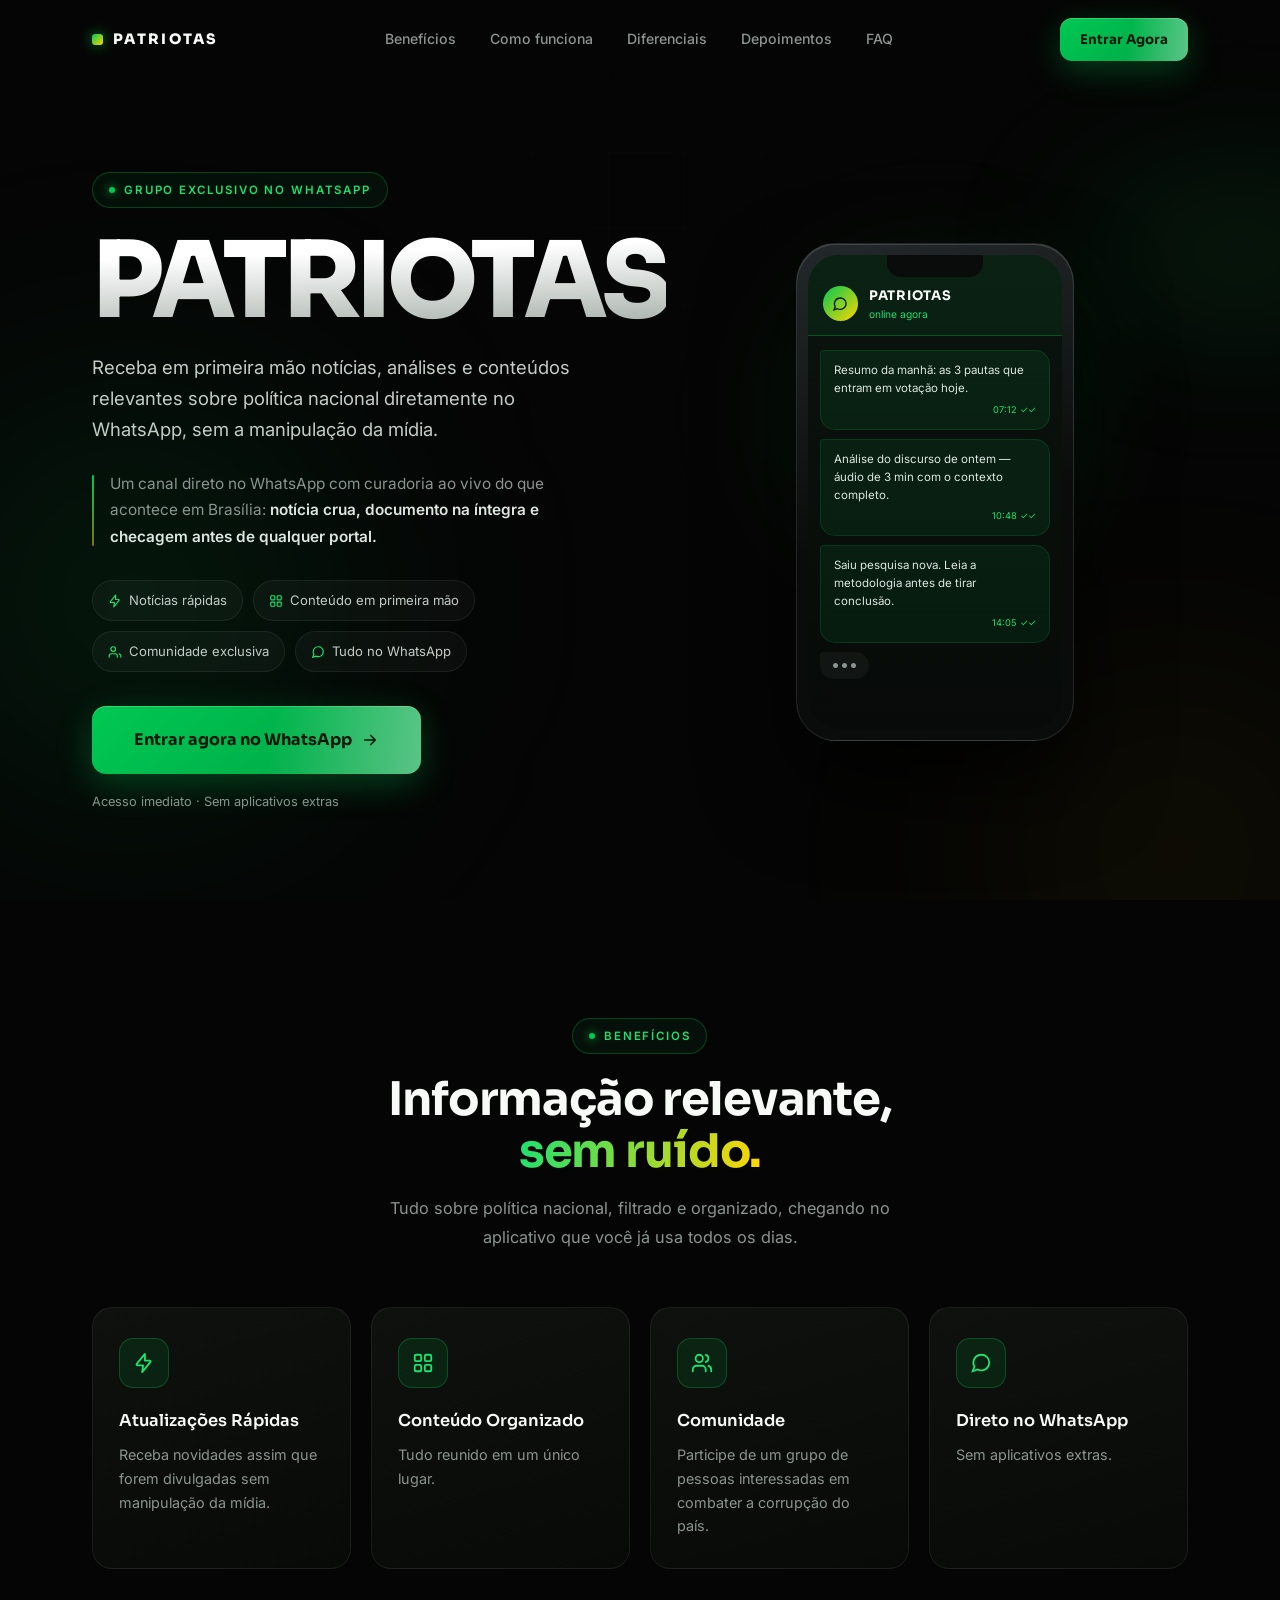
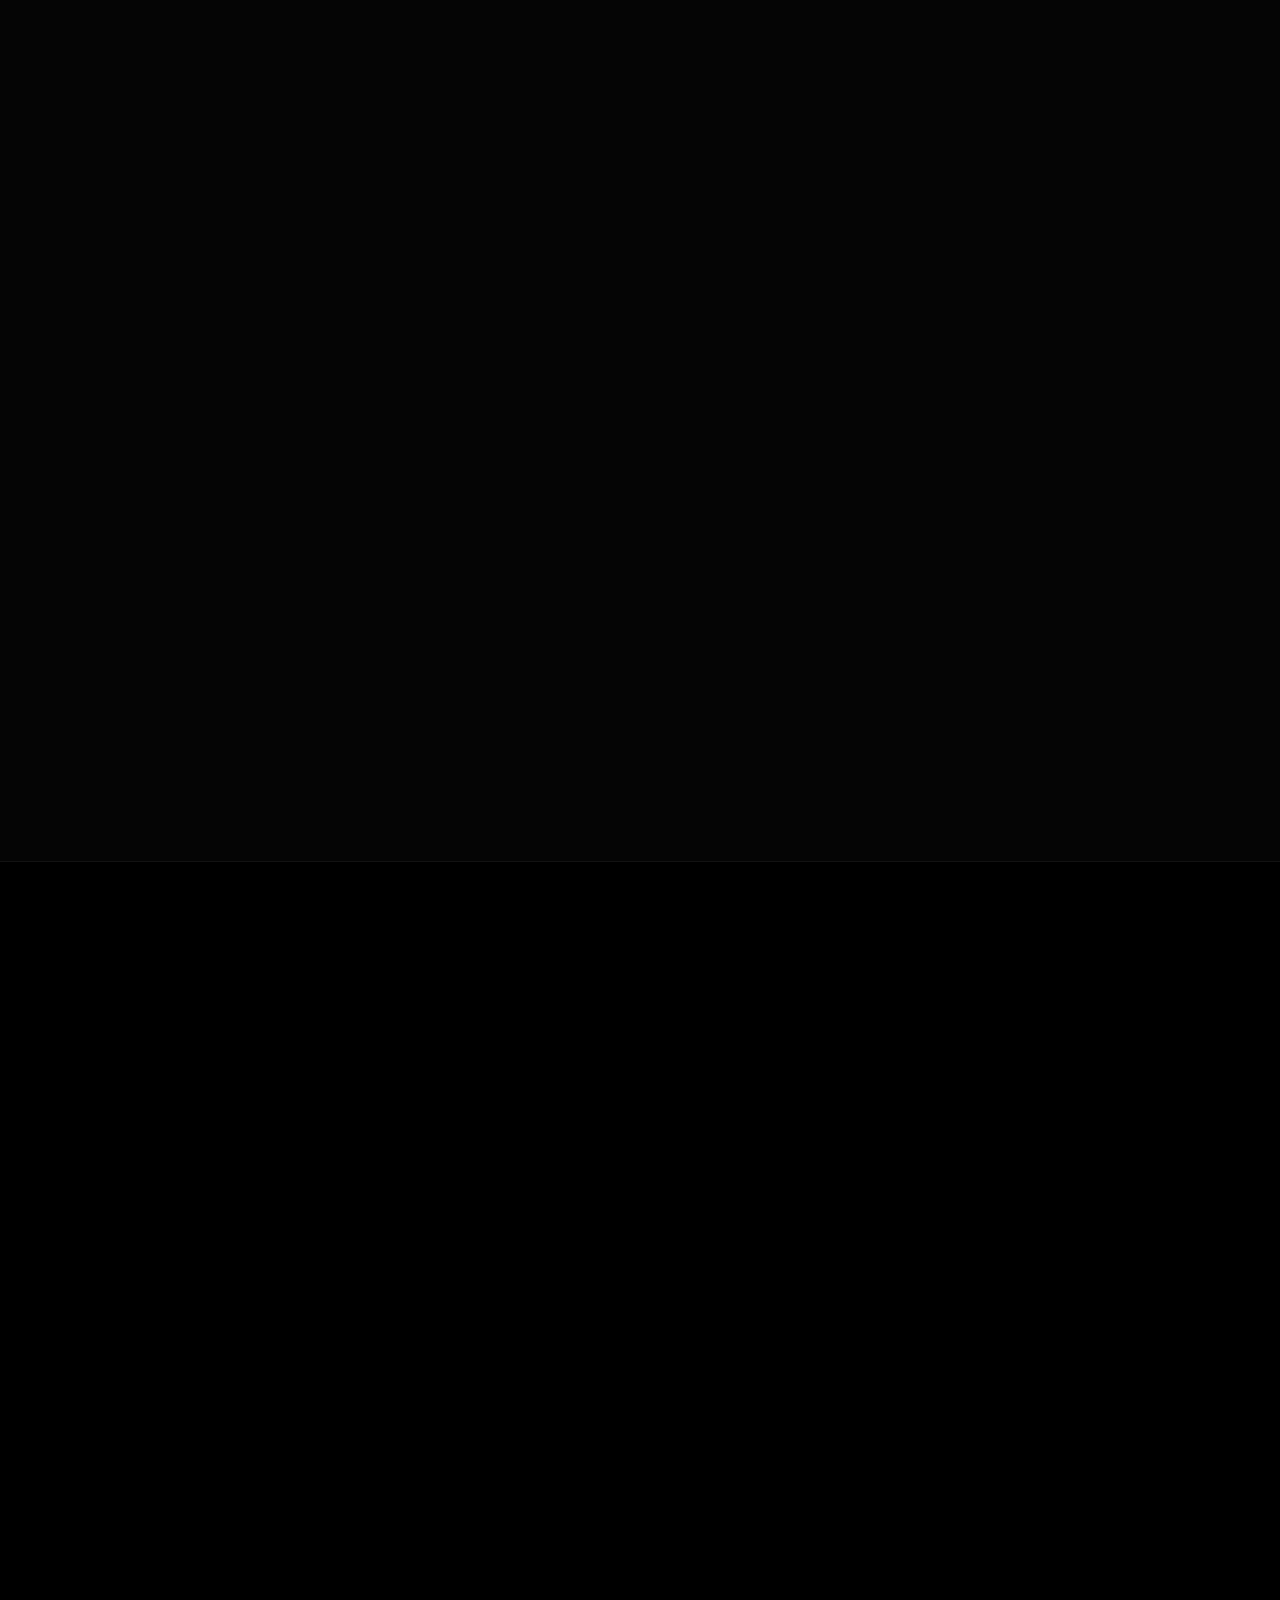
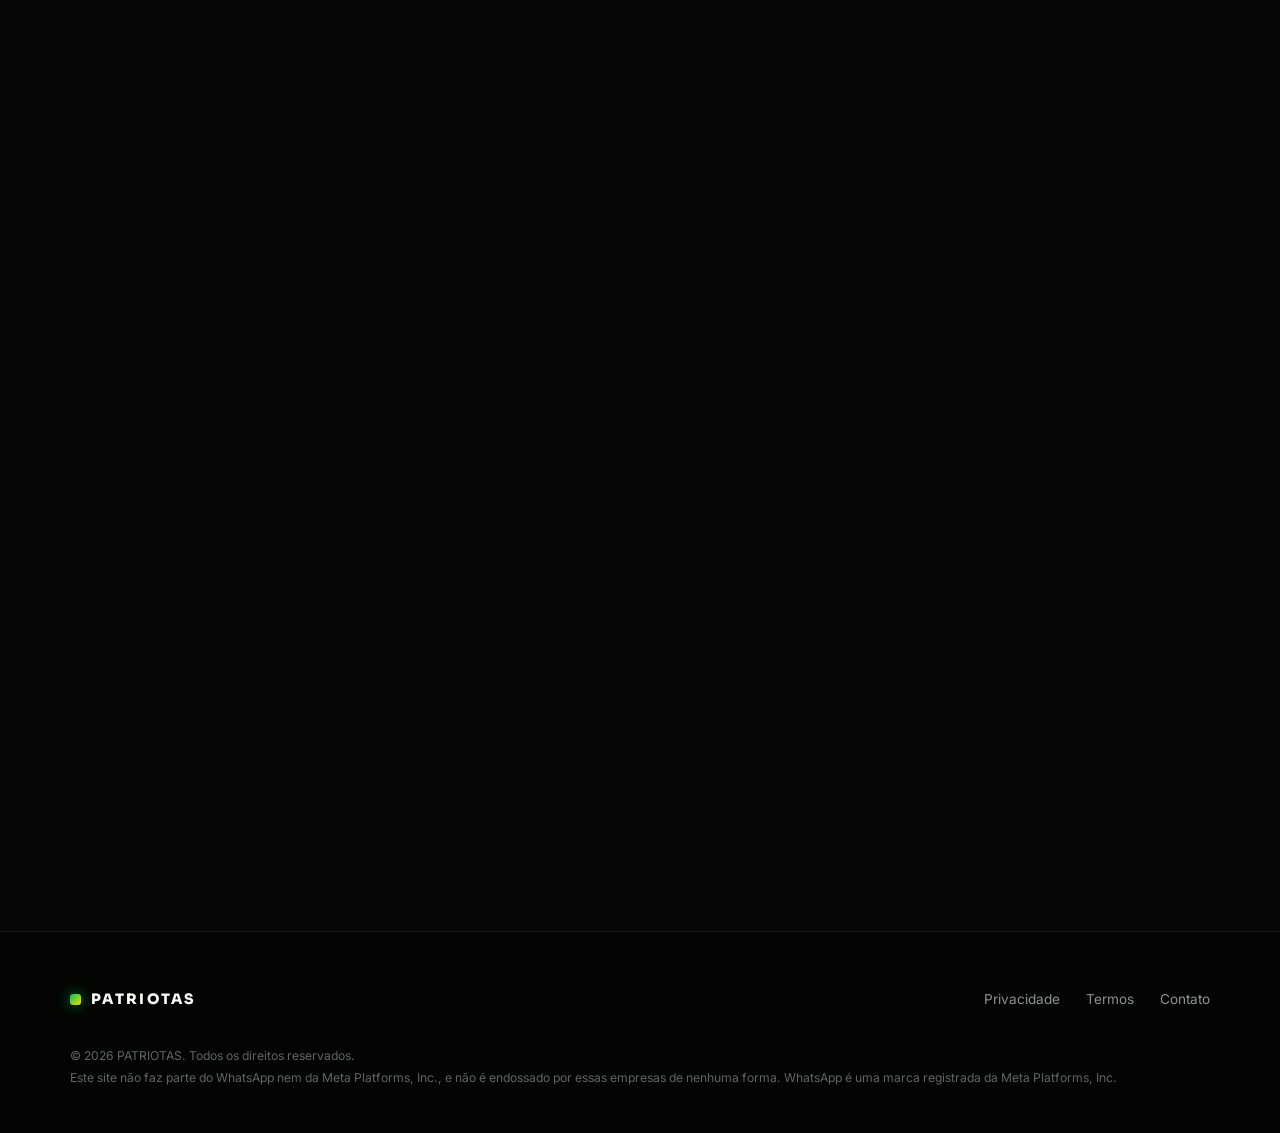
<file: index.html>
<!DOCTYPE html>
<html lang="pt-BR">

<head>
  <meta charset="UTF-8">
  <meta name="viewport" content="width=device-width, initial-scale=1, viewport-fit=cover">
  <meta name="theme-color" content="#050505">

  <title>PATRIOTAS — Notícias e análises de política nacional no WhatsApp</title>
  <meta name="description"
    content="Receba em primeira mão notícias, análises e conteúdos relevantes sobre política nacional diretamente no WhatsApp. Grupo exclusivo, conteúdo organizado e acesso imediato.">
  <link rel="canonical" href="https://patriotas.com.br/">

  <meta property="og:type" content="website">
  <meta property="og:locale" content="pt_BR">
  <meta property="og:site_name" content="PATRIOTAS">
  <meta property="og:title" content="PATRIOTAS — Política nacional direto no seu WhatsApp">
  <meta property="og:description"
    content="Notícias, análises e conteúdos relevantes sobre política nacional em primeira mão, direto no WhatsApp.">
  <meta property="og:image" content="/assets/og-patriotas.jpg">
  <meta name="twitter:card" content="summary_large_image">

  <link rel="preconnect" href="https://fonts.googleapis.com">
  <link rel="preconnect" href="https://fonts.gstatic.com" crossorigin>
  <link rel="preload" as="style"
    href="https://fonts.googleapis.com/css2?family=Sora:wght@600;700;800&family=Inter:wght@400;500;600&display=swap">
  <link rel="stylesheet"
    href="https://fonts.googleapis.com/css2?family=Sora:wght@600;700;800&family=Inter:wght@400;500;600&display=swap"
    media="print" onload="this.media='all'">
  <noscript>
    <link rel="stylesheet"
      href="https://fonts.googleapis.com/css2?family=Sora:wght@600;700;800&family=Inter:wght@400;500;600&display=swap">
  </noscript>

  <link rel="stylesheet" href="style.css">

  <script type="application/ld+json">
{
  "@context": "https://schema.org",
  "@type": "FAQPage",
  "mainEntity": [
    {"@type":"Question","name":"Como funciona?","acceptedAnswer":{"@type":"Answer","text":"Você entra em um grupo fechado no WhatsApp onde a curadoria publica notícias, análises e conteúdos sobre política nacional ao longo do dia."}},
    {"@type":"Question","name":"É gratuito?","acceptedAnswer":{"@type":"Answer","text":"A entrada é feita por um valor único e simbólico, que funciona como filtro para manter o grupo organizado. Não há mensalidade nem cobrança recorrente."}},
    {"@type":"Question","name":"Como entro?","acceptedAnswer":{"@type":"Answer","text":"Clique em qualquer botão de entrada da página. Após a confirmação, o link exclusivo do grupo chega no seu WhatsApp em poucos minutos."}},
    {"@type":"Question","name":"Preciso instalar algum aplicativo?","acceptedAnswer":{"@type":"Answer","text":"Não. Tudo acontece dentro do WhatsApp que você já usa."}},
    {"@type":"Question","name":"Posso sair quando quiser?","acceptedAnswer":{"@type":"Answer","text":"Sim. Você sai do grupo a qualquer momento, sem burocracia."}}
  ]
}
</script>
</head>

<body id="topo">

  <!-- ============ AMBIENTE (background decorativo) ============ -->
  <div class="ambience" aria-hidden="true">
    <div class="amb-flag" data-parallax="0.12"></div>
    <div class="amb-glow amb-glow--1" data-parallax="-0.05"></div>
    <div class="amb-glow amb-glow--2" data-parallax="0.07"></div>
    <div class="amb-grid"></div>
    <div class="particles" id="particles"></div>
  </div>

  <a class="skip" href="#hero">Pular para o conteúdo</a>

  <!-- ============ NAVBAR ============ -->
  <header class="nav" id="nav">
    <div class="nav__inner">
      <a class="brand" href="#topo" aria-label="PATRIOTAS — início">
        <span class="brand__mark"></span>PATRIOTAS
      </a>

      <nav class="nav__links" aria-label="Navegação principal">
        <a href="#beneficios">Benefícios</a>
        <a href="#como-funciona">Como funciona</a>
        <a href="#diferenciais">Diferenciais</a>
        <a href="#depoimentos">Depoimentos</a>
        <a href="#faq">FAQ</a>
      </nav>

      <div class="nav__right">
        <a class="btn btn--primary btn--sm js-ripple" href="#entrar">
          <span class="btn__shine"></span><span class="btn__label">Entrar Agora</span>
        </a>
        <button class="nav__burger" id="burger" aria-label="Abrir menu" aria-expanded="false" aria-controls="navMobile">
          <svg viewBox="0 0 24 24" width="20" height="20" fill="none" stroke="currentColor" stroke-width="2"
            stroke-linecap="round">
            <path d="M3 6h18M3 12h18M3 18h18" />
          </svg>
        </button>
      </div>
    </div>

    <div class="nav__mobile" id="navMobile">
      <a href="#beneficios">Benefícios</a>
      <a href="#como-funciona">Como funciona</a>
      <a href="#diferenciais">Diferenciais</a>
      <a href="#depoimentos">Depoimentos</a>
      <a href="#faq">FAQ</a>
    </div>
  </header>

  <main>

    <!-- ============ HERO ============ -->
    <section class="hero" id="hero">
      <div class="wrap hero__grid">

        <div class="hero__copy">
          <span class="kicker reveal" data-reveal="down">
            <span class="kicker__dot"></span> Grupo exclusivo no WhatsApp
          </span>

          <h1 class="hero__title reveal" data-reveal="up" data-delay="100">PATRIOTAS</h1>

          <p class="hero__sub reveal" data-reveal="up" data-delay="180">
            Receba em primeira mão notícias, análises e conteúdos relevantes sobre
            política nacional diretamente no WhatsApp, sem a manipulação da mídia.
          </p>

          <p class="hero__lead reveal" data-reveal="up" data-delay="220">
            Um canal direto no WhatsApp com curadoria ao vivo do que acontece em Brasília:
            <strong>notícia crua, documento na íntegra e checagem antes de qualquer portal.</strong>
          </p>

          <ul class="pills reveal" data-reveal="up" data-delay="260">
            <li class="pill">
              <svg viewBox="0 0 24 24" width="14" height="14" fill="none" stroke="currentColor" stroke-width="2"
                stroke-linejoin="round">
                <path d="M13 2 4.09 12.97a1 1 0 0 0 .77 1.64H11l-1 7.39 8.91-10.97a1 1 0 0 0-.77-1.64H13z" />
              </svg>
              Notícias rápidas
            </li>
            <li class="pill">
              <svg viewBox="0 0 24 24" width="14" height="14" fill="none" stroke="currentColor" stroke-width="2">
                <rect x="3" y="3" width="7" height="7" rx="1.5" />
                <rect x="14" y="3" width="7" height="7" rx="1.5" />
                <rect x="3" y="14" width="7" height="7" rx="1.5" />
                <rect x="14" y="14" width="7" height="7" rx="1.5" />
              </svg>
              Conteúdo em primeira mão
            </li>
            <li class="pill">
              <svg viewBox="0 0 24 24" width="14" height="14" fill="none" stroke="currentColor" stroke-width="2"
                stroke-linecap="round">
                <path d="M16 21v-2a4 4 0 0 0-4-4H6a4 4 0 0 0-4 4v2" />
                <circle cx="9" cy="7" r="4" />
                <path d="M22 21v-2a4 4 0 0 0-3-3.87" />
              </svg>
              Comunidade exclusiva
            </li>
            <li class="pill">
              <svg viewBox="0 0 24 24" width="14" height="14" fill="none" stroke="currentColor" stroke-width="2"
                stroke-linecap="round">
                <path
                  d="M21 11.5a8.38 8.38 0 0 1-9 8.5 8.5 8.5 0 0 1-3.8-.9L3 21l1.9-5.2A8.5 8.5 0 0 1 12 3a8.38 8.38 0 0 1 9 8.5z" />
              </svg>
              Tudo no WhatsApp
            </li>
          </ul>

          <div class="hero__actions reveal" data-reveal="up" data-delay="340">
            <a class="btn btn--primary btn--lg js-ripple" href="#entrar">
              <span class="btn__shine"></span>
              <span class="btn__label">Entrar agora no WhatsApp
                <svg viewBox="0 0 24 24" width="18" height="18" fill="none" stroke="currentColor" stroke-width="2.2"
                  stroke-linecap="round" stroke-linejoin="round">
                  <path d="M5 12h14M13 6l6 6-6 6" />
                </svg>
              </span>
            </a>
            <p class="hero__note">Acesso imediato · Sem aplicativos extras</p>
          </div>
        </div>

        <!-- mockup do celular -->
        <div class="hero__phone reveal" data-reveal="zoom" data-delay="220">
          <div class="phone-stage">
            <div class="phone-glow"></div>
            <div class="phone">
              <div class="phone__notch"></div>
              <div class="phone__screen">
                <div class="chat__head">
                  <span class="chat__avatar">
                    <svg viewBox="0 0 24 24" width="16" height="16" fill="none" stroke="currentColor" stroke-width="2"
                      stroke-linecap="round">
                      <path
                        d="M21 11.5a8.38 8.38 0 0 1-9 8.5 8.5 8.5 0 0 1-3.8-.9L3 21l1.9-5.2A8.5 8.5 0 0 1 12 3a8.38 8.38 0 0 1 9 8.5z" />
                    </svg>
                  </span>
                  <span>
                    <b class="chat__name">PATRIOTAS</b>
                    <em class="chat__status">online agora</em>
                  </span>
                </div>
                <div class="chat__body" id="chatBody"></div>
              </div>
            </div>
          </div>
        </div>

      </div>
    </section>

    <!-- ============ BENEFÍCIOS ============ -->
    <section class="section" id="beneficios">
      <div class="wrap center">
        <span class="kicker reveal"><span class="kicker__dot"></span> Benefícios</span>
        <h2 class="h2 reveal" data-delay="80">Informação relevante,<br><span class="grad">sem ruído.</span></h2>
        <p class="lead reveal" data-delay="150">
          Tudo sobre política nacional, filtrado e organizado,
          chegando no aplicativo que você já usa todos os dias.
        </p>

        <div class="grid grid--4">
          <article class="card reveal" data-delay="0">
            <span class="card__ic">
              <svg viewBox="0 0 24 24" width="22" height="22" fill="none" stroke="currentColor" stroke-width="2"
                stroke-linejoin="round">
                <path d="M13 2 4.09 12.97a1 1 0 0 0 .77 1.64H11l-1 7.39 8.91-10.97a1 1 0 0 0-.77-1.64H13z" />
              </svg>
            </span>
            <h3 class="card__t">Atualizações Rápidas</h3>
            <p class="card__p">Receba novidades assim que forem divulgadas sem manipulação da mídia.</p>
          </article>

          <article class="card reveal" data-delay="110">
            <span class="card__ic">
              <svg viewBox="0 0 24 24" width="22" height="22" fill="none" stroke="currentColor" stroke-width="2">
                <rect x="3" y="3" width="7" height="7" rx="1.5" />
                <rect x="14" y="3" width="7" height="7" rx="1.5" />
                <rect x="3" y="14" width="7" height="7" rx="1.5" />
                <rect x="14" y="14" width="7" height="7" rx="1.5" />
              </svg>
            </span>
            <h3 class="card__t">Conteúdo Organizado</h3>
            <p class="card__p">Tudo reunido em um único lugar.</p>
          </article>

          <article class="card reveal" data-delay="220">
            <span class="card__ic">
              <svg viewBox="0 0 24 24" width="22" height="22" fill="none" stroke="currentColor" stroke-width="2"
                stroke-linecap="round">
                <path d="M16 21v-2a4 4 0 0 0-4-4H6a4 4 0 0 0-4 4v2" />
                <circle cx="9" cy="7" r="4" />
                <path d="M22 21v-2a4 4 0 0 0-3-3.87" />
                <path d="M16 3.13a4 4 0 0 1 0 7.75" />
              </svg>
            </span>
            <h3 class="card__t">Comunidade</h3>
            <p class="card__p">Participe de um grupo de pessoas interessadas em combater a corrupção do país.
            </p>
          </article>

          <article class="card reveal" data-delay="330">
            <span class="card__ic">
              <svg viewBox="0 0 24 24" width="22" height="22" fill="none" stroke="currentColor" stroke-width="2"
                stroke-linecap="round">
                <path
                  d="M21 11.5a8.38 8.38 0 0 1-9 8.5 8.5 8.5 0 0 1-3.8-.9L3 21l1.9-5.2A8.5 8.5 0 0 1 12 3a8.38 8.38 0 0 1 9 8.5z" />
              </svg>
            </span>
            <h3 class="card__t">Direto no WhatsApp</h3>
            <p class="card__p">Sem aplicativos extras.</p>
          </article>
        </div>
      </div>
    </section>

    <!-- ============ DIFERENCIAIS ============ -->
    <section class="section" id="diferenciais">
      <div class="wrap center">
        <span class="kicker reveal"><span class="kicker__dot"></span> Dentro do grupo</span>
        <h2 class="h2 reveal" data-delay="80">Não é só notícia.<br><span class="grad">É munição de informação.</span>
        </h2>
        <p class="lead reveal" data-delay="150">
          O que separa quem acompanha política de quem realmente entende é a
          integridade da fonte
        </p>

        <div class="grid grid--2">
          <article class="feat reveal" data-reveal="right" data-delay="0">
            <span class="feat__ic">
              <svg viewBox="0 0 24 24" width="24" height="24" fill="none" stroke="currentColor" stroke-width="1.9"
                stroke-linecap="round" stroke-linejoin="round">
                <circle cx="12" cy="12" r="9" />
                <circle cx="12" cy="12" r="4" />
                <path d="M12 1v3M12 20v3M23 12h-3M4 12H1" />
              </svg>
            </span>
            <h3 class="feat__t">Argumentos e dados contra a esquerda</h3>
            <p class="feat__p">
              Número, fonte e contexto. Você entra em qualquer discussão com o documento
              na mão, não com a versão de terceiros.
            </p>
          </article>

          <article class="feat reveal" data-reveal="left" data-delay="120">
            <span class="feat__ic">
              <svg viewBox="0 0 24 24" width="24" height="24" fill="none" stroke="currentColor" stroke-width="1.9"
                stroke-linecap="round" stroke-linejoin="round">
                <path d="M8 21h8M12 17v4" />
                <path d="M4 4h16v9a4 4 0 0 1-4 4H8a4 4 0 0 1-4-4z" />
                <path d="M8 12l2.5 2.5L16 9" />
              </svg>
            </span>
            <h3 class="feat__t">Cobertura exclusiva das eleições sem adulteração da mídia</h3>
            <p class="feat__p">
              Pesquisas destrinchadas, debates comentados ao vivo e apuração acompanhada
              minuto a minuto até o fim.
            </p>
          </article>
        </div>
      </div>
    </section>

    <!-- ============ MANIFESTO ============ -->
    <section class="manifesto" id="manifesto">
      <div class="manifesto__flag" aria-hidden="true">
        <svg viewBox="0 0 960 640" xmlns="http://www.w3.org/2000/svg">
          <defs>
            <linearGradient id="mfDobra" x1="0" y1="0" x2="1" y2="0">
              <stop offset="0" stop-color="#000" stop-opacity="0" />
              <stop offset=".45" stop-color="#000" stop-opacity=".62" />
              <stop offset=".55" stop-color="#000" stop-opacity=".62" />
              <stop offset="1" stop-color="#000" stop-opacity="0" />
            </linearGradient>
            <linearGradient id="mfBrilho" x1="0" y1="0" x2="1" y2="0">
              <stop offset="0" stop-color="#fff" stop-opacity="0" />
              <stop offset=".5" stop-color="#fff" stop-opacity=".1" />
              <stop offset="1" stop-color="#fff" stop-opacity="0" />
            </linearGradient>
            <linearGradient id="mfVerde" x1="0" y1="0" x2="0" y2="1">
              <stop offset="0" stop-color="#00C853" />
              <stop offset="1" stop-color="#00702F" />
            </linearGradient>
            <clipPath id="mfPano">
              <path
                d="M48,128 C190,84 340,158 486,116 C632,76 770,146 912,104 L892,516 C748,560 606,494 462,538 C318,580 178,514 66,556 Z" />
            </clipPath>
          </defs>
          <g clip-path="url(#mfPano)">
            <rect x="0" y="60" width="960" height="540" fill="url(#mfVerde)" />
            <path
              d="M480,146 C560,196 660,258 764,318 C664,382 566,442 480,494 C396,442 296,382 196,318 C298,258 398,196 480,146 Z"
              fill="#FFD600" />
            <circle cx="480" cy="320" r="102" fill="#123170" />
            <path d="M382,300 C448,268 552,272 578,346 L574,362 C546,292 450,286 386,316 Z" fill="#F2F5F1" />
            <rect x="120" y="0" width="130" height="640" fill="url(#mfDobra)" />
            <rect x="360" y="0" width="120" height="640" fill="url(#mfDobra)" opacity=".85" />
            <rect x="600" y="0" width="140" height="640" fill="url(#mfDobra)" />
            <rect x="800" y="0" width="110" height="640" fill="url(#mfDobra)" opacity=".7" />
            <rect x="230" y="0" width="150" height="640" fill="url(#mfBrilho)" />
            <rect x="700" y="0" width="120" height="640" fill="url(#mfBrilho)" opacity=".8" />
            <path
              d="M48,128 C190,84 340,158 486,116 C632,76 770,146 912,104 L892,516 C748,560 606,494 462,538 C318,580 178,514 66,556 Z"
              fill="none" stroke="#000" stroke-opacity=".5" stroke-width="26" />
          </g>
        </svg>
      </div>
      <div class="manifesto__scrim" aria-hidden="true"></div>

      <div class="manifesto__inner">
        <span class="kicker kicker--gold reveal"><span class="kicker__dot"></span> Leia antes de entrar</span>

        <h2 class="manifesto__h reveal" data-delay="90">
          Não caia na <span class="strike">mentira</span><br>da esquerda e da mídia.
        </h2>

        <p class="manifesto__p reveal" data-delay="180">
          A mentira tem método. A redação escolhe o recorte, a militância amplifica, e em
          três dias a versão vira "consenso". Quem não tem fonte, engole. Quem tem, confere.
          O Patriotas existe para isso: <strong>antes de acreditar, você lê o documento.
            Antes de compartilhar, você checa.</strong> Ninguém decide por você o que é verdade
          — nem âncora de telejornal, nem perfil de militância, nem manchete de portal.
        </p>

        <p class="manifesto__line reveal" data-delay="280">
          A bandeira pode até ser dobrada. A verdade, não.
        </p>

        <div class="reveal" data-delay="380" style="margin-top:38px">
          <a class="btn btn--primary btn--md js-ripple" href="#entrar">
            <span class="btn__shine"></span>
            <span class="btn__label">Quero a informação na fonte
              <svg viewBox="0 0 24 24" width="17" height="17" fill="none" stroke="currentColor" stroke-width="2.2"
                stroke-linecap="round" stroke-linejoin="round">
                <path d="M5 12h14M13 6l6 6-6 6" />
              </svg>
            </span>
          </a>
        </div>
      </div>
    </section>

    <!-- ============ QUEBRA DE OBJEÇÃO / PREÇO ============ -->
    <section class="price" id="entrar">
      <div class="wrap">
        <div class="price__box reveal" data-reveal="zoom">
          <span class="kicker kicker--gold reveal"><span class="kicker__dot"></span> Quebra de objeção</span>

          <h2 class="price__h reveal" data-delay="90">Por que não é de graça?</h2>

          <p class="price__value reveal" data-delay="150">R$ 9,99</p>
          <p class="price__note reveal" data-delay="190">Pagamento único · Sem mensalidade</p>

          <p class="price__txt reveal" data-delay="240">
            Vamos ser diretos: ninguém monta um negócio cobrando dez reais uma única vez.
            Esse valor não é receita — é <strong>barreira de segurança</strong>. Todo grupo
            aberto e gratuito sobre política termina do mesmo jeito: invadido por militantes,
            robôs e spam, até virar terra de ninguém. Os R$ 10 filtram quem entra. Quem é
            patriota de verdade não pisca por esse valor. Quem entra para atrapalhar, não paga.
            É só isso — e é exatamente por isso que o grupo funciona.
          </p>

          <div class="reveal" data-delay="320" style="margin-top:36px">
            <a class="btn btn--primary btn--xl js-ripple" href="#" data-whatsapp>
              <span class="btn__shine"></span>
              <span class="btn__label">Fazer parte do grupo
                <svg viewBox="0 0 24 24" width="20" height="20" fill="none" stroke="currentColor" stroke-width="2.2"
                  stroke-linecap="round" stroke-linejoin="round">
                  <path d="M5 12h14M13 6l6 6-6 6" />
                </svg>
              </span>
            </a>
            <p class="price__after">✓ Acesso imediato após a confirmação.</p>
          </div>
        </div>
      </div>
    </section>
    <!-- ============ DEPOIMENTOS ============ -->
    <section class="section" id="depoimentos">
      <div class="wrap center">
        <span class="kicker reveal"><span class="kicker__dot"></span> Depoimentos</span>
        <h2 class="h2 reveal" data-delay="80">Quem já está <span class="grad">dentro.</span></h2>

        <div class="grid grid--3">
          <figure class="quote reveal" data-delay="0">
            <div class="stars" aria-label="5 de 5 estrelas">★★★★★</div>
            <blockquote class="quote__txt">"Hoje acompanho tudo muito mais rápido."</blockquote>
            <figcaption class="quote__who">
              <span class="avatar">RA</span>
              <span><b class="quote__name">Ricardo A.</b><em class="quote__city">Belo Horizonte, MG</em></span>
            </figcaption>
          </figure>

          <figure class="quote reveal" data-delay="130">
            <div class="stars" aria-label="5 de 5 estrelas">★★★★★</div>
            <blockquote class="quote__txt">"O grupo economiza meu tempo."</blockquote>
            <figcaption class="quote__who">
              <span class="avatar">MS</span>
              <span><b class="quote__name">Marina S.</b><em class="quote__city">Curitiba, PR</em></span>
            </figcaption>
          </figure>

          <figure class="quote reveal" data-delay="260">
            <div class="stars" aria-label="5 de 5 estrelas">★★★★★</div>
            <blockquote class="quote__txt">"Conteúdo organizado e fácil de acompanhar."</blockquote>
            <figcaption class="quote__who">
              <span class="avatar">CP</span>
              <span><b class="quote__name">Cláudio P.</b><em class="quote__city">Goiânia, GO</em></span>
            </figcaption>
          </figure>
        </div>
      </div>
    </section>
    <!-- ============ FAQ ============ -->
    <section class="section" id="faq">
      <div class="wrap center">
        <span class="kicker reveal"><span class="kicker__dot"></span> FAQ</span>
        <h2 class="h2 reveal" data-delay="80">Perguntas <span class="grad">frequentes.</span></h2>

        <div class="faq" id="faqList">
          <div class="faq__row reveal" data-delay="0">
            <button class="faq__q" aria-expanded="false">
              <span>Como funciona?</span>
              <span class="faq__ic" aria-hidden="true">+</span>
            </button>
            <div class="faq__a">
              <div class="faq__a-in">
                <p>
                  Você entra em um grupo fechado no WhatsApp onde a curadoria publica notícias,
                  análises e conteúdos sobre política nacional ao longo do dia. Tudo chega direto
                  nas suas mensagens, organizado e sem ruído.
                </p>
              </div>
            </div>
          </div>

          <div class="faq__row reveal" data-delay="70">
            <button class="faq__q" aria-expanded="false">
              <span>É gratuito?</span>
              <span class="faq__ic" aria-hidden="true">+</span>
            </button>
            <div class="faq__a">
              <div class="faq__a-in">
                <p>
                  A entrada é feita por um valor único e simbólico, que funciona como filtro para
                  manter o grupo organizado e livre de spam. Não há mensalidade nem cobrança recorrente.
                </p>
              </div>
            </div>
          </div>

          <div class="faq__row reveal" data-delay="140">
            <button class="faq__q" aria-expanded="false">
              <span>Como entro?</span>
              <span class="faq__ic" aria-hidden="true">+</span>
            </button>
            <div class="faq__a">
              <div class="faq__a-in">
                <p>
                  Clique em qualquer botão de entrada desta página. Após a confirmação, o link
                  exclusivo do grupo chega no seu WhatsApp e no seu e-mail em poucos minutos.
                </p>
              </div>
            </div>
          </div>

          <div class="faq__row reveal" data-delay="210">
            <button class="faq__q" aria-expanded="false">
              <span>Preciso instalar algum aplicativo?</span>
              <span class="faq__ic" aria-hidden="true">+</span>
            </button>
            <div class="faq__a">
              <div class="faq__a-in">
                <p>
                  Não. Tudo acontece dentro do WhatsApp que você já usa. Sem aplicativo extra,
                  sem cadastro em plataforma nova, sem complicação.
                </p>
              </div>
            </div>
          </div>

          <div class="faq__row reveal" data-delay="280">
            <button class="faq__q" aria-expanded="false">
              <span>Posso sair quando quiser?</span>
              <span class="faq__ic" aria-hidden="true">+</span>
            </button>
            <div class="faq__a">
              <div class="faq__a-in">
                <p>
                  Sim. Você sai do grupo a qualquer momento, com um toque, sem burocracia e
                  sem precisar justificar.
                </p>
              </div>
            </div>
          </div>
        </div>
      </div>
    </section>

  </main>

  <!-- ============ RODAPÉ ============ -->
  <footer class="footer">
    <div class="footer__inner">
      <a class="brand" href="#topo"><span class="brand__mark"></span>PATRIOTAS</a>
      <nav class="footer__links" aria-label="Rodapé">
        <a href="/privacidade">Privacidade</a>
        <a href="/termos">Termos</a>
        <a href="/contato">Contato</a>
      </nav>
    </div>
    <p class="footer__copy">
      © <span id="year">2026</span> PATRIOTAS. Todos os direitos reservados.<br>
      Este site não faz parte do WhatsApp nem da Meta Platforms, Inc., e não é endossado
      por essas empresas de nenhuma forma. WhatsApp é uma marca registrada da Meta Platforms, Inc.
    </p>
  </footer>

  <script src="script.js" defer></script>
</body>

</html>
</file>
<file: style.css>
/* ==========================================================================
   PATRIOTAS — style.css
   1. Tokens          5. Navbar          9. Exclusividade   13. Rodapé
   2. Reset/base      6. Hero + phone   10. Depoimentos     14. Animações
   3. Utilitários     7. Benefícios     11. CTA band        15. Responsivo
   4. Botões          8. Timeline       12. FAQ             16. A11y
   ========================================================================== */

/* ---------- 1. TOKENS ---------- */
:root{
  /* cor */
  --black:#050505;
  --panel:#0A0C0A;
  --card:#0E110E;
  --green:#00C853;
  --green-hi:#1DE070;
  --gold:#FFD600;
  --white:#F7FAF7;
  --muted:#8A9490;
  --line:rgba(255,255,255,.07);
  --line-green:rgba(0,200,83,.28);

  /* tipografia */
  --font-display:"Sora","Inter",system-ui,-apple-system,"Segoe UI",sans-serif;
  --font-body:"Inter",system-ui,-apple-system,"Segoe UI",Roboto,sans-serif;

  /* espaço e forma */
  --wrap:1140px;
  --gutter:22px;
  --r-sm:12px;
  --r-md:16px;
  --r-lg:20px;
  --r-xl:28px;

  /* movimento */
  --ease:cubic-bezier(.22,1,.36,1);
  --t-fast:.22s;
  --t-mid:.35s;
  --t-slow:.8s;
}

/* ---------- 2. RESET / BASE ---------- */
*,*::before,*::after{ box-sizing:border-box; margin:0; padding:0; }

html{
  scroll-behavior:smooth;
  scroll-padding-top:92px;              /* compensa navbar fixa nas âncoras */
  -webkit-text-size-adjust:100%;
}

body{
  background:var(--black);
  color:var(--white);
  font-family:var(--font-body);
  font-size:16px;
  line-height:1.6;
  overflow-x:hidden;
  position:relative;
  -webkit-font-smoothing:antialiased;
  -moz-osx-font-smoothing:grayscale;
}

img,svg{ display:block; max-width:100%; }
ul,ol{ list-style:none; }
a{ color:inherit; text-decoration:none; }
button{ font:inherit; color:inherit; background:none; border:0; cursor:pointer; }
b,strong{ font-weight:600; }
em{ font-style:normal; }

:focus-visible{
  outline:2px solid var(--green-hi);
  outline-offset:3px;
  border-radius:4px;
}

.skip{
  position:absolute; left:-9999px; top:0; z-index:100;
  background:var(--green); color:#00160A; padding:12px 18px; border-radius:0 0 8px 0;
  font-weight:600;
}
.skip:focus{ left:0; }

/* ---------- 3. UTILITÁRIOS ---------- */
.wrap{
  width:100%;
  max-width:var(--wrap);
  margin-inline:auto;
  padding-inline:var(--gutter);
  position:relative;
  z-index:2;
}

.section{
  padding-block:110px;
  position:relative;
  z-index:2;
  content-visibility:auto;              /* performance: pula render fora da tela */
  contain-intrinsic-size:auto 720px;
}

.center{ text-align:center; }
.center .lead{ margin-inline:auto; }

.kicker{
  display:inline-flex; align-items:center; gap:9px;
  border:1px solid var(--line-green);
  background:rgba(0,200,83,.06);
  color:var(--green-hi);
  font-size:.72rem; font-weight:600;
  letter-spacing:.16em; text-transform:uppercase;
  padding:8px 16px; border-radius:999px;
}
.kicker__dot{
  width:6px; height:6px; border-radius:50%; background:var(--green);
  box-shadow:0 0 10px var(--green);
  animation:blink 2.4s ease-in-out infinite;
}

.h2{
  font-family:var(--font-display);
  font-weight:700; letter-spacing:-.025em; line-height:1.12;
  font-size:clamp(1.9rem,4.4vw,2.9rem);
  margin:20px 0 16px;
}

.grad{
  background:linear-gradient(100deg,var(--green-hi),var(--gold));
  -webkit-background-clip:text; background-clip:text;
  color:transparent;
}

.lead{
  color:var(--muted);
  font-size:1.02rem; line-height:1.75;
  max-width:560px;
}

.grid{ display:grid; gap:20px; margin-top:56px; }

/* ---------- 4. BOTÕES ---------- */
.btn{
  position:relative;
  display:inline-flex; align-items:center; justify-content:center;
  font-family:var(--font-display); font-weight:700;
  border-radius:var(--r-sm);
  overflow:hidden; isolation:isolate; white-space:nowrap;
  transition:transform var(--t-fast) var(--ease),
             box-shadow var(--t-fast) ease,
             background var(--t-fast) ease;
}
.btn__label{
  position:relative; z-index:2;
  display:inline-flex; align-items:center; gap:9px;
}

.btn--primary{
  background:linear-gradient(135deg,var(--green),#00A344);
  color:#00160A;
  box-shadow:0 10px 34px rgba(0,200,83,.28), inset 0 1px 0 rgba(255,255,255,.22);
}
.btn--primary:hover{
  transform:translateY(-2px);
  box-shadow:0 16px 50px rgba(0,200,83,.5),
             0 0 0 1px rgba(29,224,112,.5),
             inset 0 1px 0 rgba(255,255,255,.28);
}
.btn--primary:active{ transform:translateY(0); }

.btn--sm{ padding:11px 20px; font-size:.83rem; }
.btn--md{ padding:17px 32px; font-size:.95rem; }
.btn--lg{ padding:21px 42px; font-size:1rem;  border-radius:14px; }
.btn--xl{ padding:24px 52px; font-size:1.08rem; border-radius:16px; }

/* brilho passando */
.btn__shine{
  position:absolute; inset:0; z-index:1; pointer-events:none;
  background:linear-gradient(100deg,transparent 25%,rgba(255,255,255,.42) 50%,transparent 75%);
  background-size:220% 100%;
  animation:shine 3.6s ease-in-out infinite;
}

/* ripple (elemento criado pelo JS) */
.ripple{
  position:absolute; z-index:1;
  width:14px; height:14px; margin:-7px 0 0 -7px;
  border-radius:50%; background:rgba(255,255,255,.55);
  transform:scale(0); pointer-events:none;
  animation:ripple .65s var(--ease) forwards;
}

/* ---------- 5. NAVBAR ---------- */
.nav{
  position:fixed; inset:0 0 auto 0; z-index:50;
  padding-block:8px;
  border-bottom:1px solid transparent;
  transition:background var(--t-mid) ease,
             backdrop-filter var(--t-mid) ease,
             border-color var(--t-mid) ease;
}
.nav--solid{
  background:rgba(5,5,5,.78);
  backdrop-filter:blur(18px) saturate(140%);
  -webkit-backdrop-filter:blur(18px) saturate(140%);
  border-bottom-color:var(--line);
}
.nav__inner{
  max-width:var(--wrap); margin-inline:auto;
  padding:10px var(--gutter);
  display:flex; align-items:center; justify-content:space-between; gap:20px;
}

.brand{
  display:inline-flex; align-items:center; gap:10px;
  font-family:var(--font-display); font-weight:800;
  letter-spacing:.16em; font-size:.9rem;
}
.brand__mark{
  width:11px; height:11px; border-radius:3px; flex:none;
  background:linear-gradient(135deg,var(--green),var(--gold));
  box-shadow:0 0 14px rgba(0,200,83,.7);
}

.nav__links{ display:none; gap:34px; }
.nav__links a{
  position:relative; color:var(--muted);
  font-size:.88rem; font-weight:500;
  transition:color var(--t-fast) ease;
}
.nav__links a::after{
  content:""; position:absolute; left:0; right:0; bottom:-7px; height:1.5px;
  background:var(--green); transform:scaleX(0); transform-origin:left;
  transition:transform var(--t-mid) var(--ease);
}
.nav__links a:hover{ color:var(--white); }
.nav__links a:hover::after{ transform:scaleX(1); }

.nav__right{ display:flex; align-items:center; gap:10px; }
.nav__burger{
  display:inline-flex; padding:9px; border-radius:10px;
  background:rgba(255,255,255,.05); border:1px solid var(--line);
}

.nav__mobile{
  max-height:0; overflow:hidden;
  background:rgba(5,5,5,.94);
  backdrop-filter:blur(18px); -webkit-backdrop-filter:blur(18px);
  border-bottom:1px solid transparent;
  transition:max-height var(--t-mid) ease, border-color var(--t-mid) ease;
}
.nav__mobile--open{ max-height:300px; border-bottom-color:var(--line); }
.nav__mobile a{
  display:block; padding:15px 26px;
  color:var(--muted); font-size:.92rem;
  border-top:1px solid var(--line);
}

/* ---------- 6. HERO ---------- */
.hero{ padding:172px 0 96px; }
.hero__grid{ display:grid; gap:56px; align-items:center; }

.hero__title{
  font-family:var(--font-display);
  font-weight:800; letter-spacing:-.05em; line-height:.94;
  font-size:clamp(3.6rem,12vw,6.6rem);
  margin:24px 0 20px;
  background:linear-gradient(178deg,#FFFFFF 24%,#7E8C84 130%);
  -webkit-background-clip:text; background-clip:text; color:transparent;
}
.hero__sub{
  font-size:clamp(1rem,2.2vw,1.16rem); line-height:1.68;
  color:#C3CCC7; max-width:520px; margin-bottom:26px;
}
.hero__lead{
  position:relative;
  max-width:520px; margin-bottom:30px; padding-left:18px;
  font-size:.96rem; line-height:1.72; color:var(--muted);
}
.hero__lead::before{
  content:""; position:absolute; left:0; top:4px; bottom:4px; width:2px;
  border-radius:2px;
  background:linear-gradient(180deg,var(--green),rgba(255,214,0,.5));
}
.hero__lead strong{ color:#DDE6E0; font-weight:600; }

.hero__note{ margin-top:18px; font-size:.8rem; color:var(--muted); }

.pills{ display:flex; flex-wrap:wrap; gap:10px; margin-bottom:34px; }
.pill{
  display:inline-flex; align-items:center; gap:7px;
  background:rgba(255,255,255,.03); border:1px solid var(--line);
  border-radius:999px; padding:9px 15px;
  font-size:.82rem; color:#C3CCC7;
  transition:border-color var(--t-fast) ease, background var(--t-fast) ease, transform var(--t-fast) ease;
}
.pill:hover{
  border-color:var(--line-green);
  background:rgba(0,200,83,.06);
  transform:translateY(-2px);
}
.pill svg{ color:var(--green-hi); flex:none; }

/* --- mockup do celular --- */
.phone-stage{ position:relative; display:flex; justify-content:center; }
.phone-glow{
  position:absolute; width:340px; height:340px; border-radius:50%;
  background:radial-gradient(circle,rgba(0,200,83,.4),transparent 66%);
  filter:blur(64px);
  animation:pulseGlow 5s ease-in-out infinite;
}
.phone{
  position:relative; width:278px; padding:11px; border-radius:40px;
  background:linear-gradient(165deg,#23282A,#0A0C0B 55%);
  border:1px solid rgba(255,255,255,.11);
  box-shadow:0 44px 90px rgba(0,0,0,.75), inset 0 1px 0 rgba(255,255,255,.14);
  animation:float 6s ease-in-out infinite;
  overflow: hidden;
}
.phone__notch{
  position:absolute; top:11px; left:50%; transform:translateX(-50%);
  width:96px; height:22px; z-index:3;
  background:#0A0C0B; border-radius:0 0 14px 14px;
}
.phone__screen{
  display:flex; flex-direction:column;
  height:474px; border-radius:31px; overflow:hidden;
  background:linear-gradient(180deg,#0B140F,#070A08);
}

.chat__head{
  display:flex; align-items:center; gap:11px;
  padding:30px 15px 13px;
  background:rgba(0,200,83,.07);
  border-bottom:1px solid var(--line-green);
}
.chat__avatar{
  width:35px; height:35px; border-radius:50%; flex:none; color:#00160A;
  background:linear-gradient(135deg,var(--green),var(--gold));
  display:flex; align-items:center; justify-content:center;
}
.chat__name{ display:block; font-family:var(--font-display); font-weight:700; font-size:.82rem; letter-spacing:.06em; }
.chat__status{ display:block; font-size:.64rem; color:var(--green-hi); }

.chat__body{ flex:1; display:flex; flex-direction:column; gap:9px; padding:14px 12px; overflow: hidden; min-height: 0;}
.bubble{
  background:rgba(0,200,83,.09); border:1px solid rgba(0,200,83,.16);
  border-radius:4px 15px 15px 15px; padding:11px 13px;
  animation:bubbleIn .5s var(--ease) both;
}
.bubble p{ font-size:.72rem; line-height:1.55; color:#DDE6E0; }
.bubble time{ display:block; text-align:right; font-size:.58rem; color:var(--green-hi); margin-top:5px; }

.typing{
  display:flex; gap:4px; width:-moz-fit-content; width:fit-content;
  padding:11px 13px; border-radius:4px 15px 15px 15px;
  background:rgba(255,255,255,.04);
}
.typing i{
  width:5px; height:5px; border-radius:50%; background:var(--muted);
  animation:typing 1.4s ease-in-out infinite;
}
.typing i:nth-child(2){ animation-delay:.2s; }
.typing i:nth-child(3){ animation-delay:.4s; }

/* ---------- 7. BENEFÍCIOS ---------- */
.card{
  position:relative; overflow:hidden; text-align:left;
  background:linear-gradient(165deg,var(--card),#080A08);
  border:1px solid var(--line); border-radius:var(--r-lg);
  padding:30px 26px;
  transition:transform var(--t-mid) var(--ease),
             border-color var(--t-mid) ease,
             box-shadow var(--t-mid) ease;
}
.card::before{
  content:""; position:absolute; inset:0; opacity:0;
  background:radial-gradient(340px 180px at 50% -20%,rgba(0,200,83,.16),transparent 70%);
  transition:opacity var(--t-mid) ease;
}
.card:hover{
  transform:translateY(-7px);
  border-color:var(--line-green);
  box-shadow:0 24px 60px rgba(0,0,0,.55), 0 0 0 1px rgba(0,200,83,.16);
}
.card:hover::before{ opacity:1; }

.card__ic{
  position:relative; display:flex; align-items:center; justify-content:center;
  width:50px; height:50px; margin-bottom:20px; border-radius:14px;
  color:var(--green-hi);
  background:rgba(0,200,83,.1); border:1px solid var(--line-green);
  transition:transform var(--t-mid) var(--ease), box-shadow var(--t-mid) ease;
}
.card:hover .card__ic{
  transform:scale(1.08) rotate(-4deg);
  box-shadow:0 0 26px rgba(0,200,83,.32);
}
.card__t{ position:relative; font-family:var(--font-display); font-weight:600; font-size:1.02rem; margin-bottom:9px; }
.card__p{ position:relative; color:var(--muted); font-size:.9rem; line-height:1.65; }

/* ---------- 8. TIMELINE ---------- */
.timeline{ position:relative; display:grid; gap:22px; margin-top:60px; }
.timeline::before{
  content:""; position:absolute; left:34px; top:10px; bottom:10px; width:1px;
  background:linear-gradient(180deg,transparent,var(--line-green) 12%,var(--line-green) 88%,transparent);
}
.step{ position:relative; display:flex; gap:18px; align-items:flex-start; text-align:left; }
.step__ic{
  position:relative; z-index:2; flex:none;
  display:flex; align-items:center; justify-content:center;
  width:68px; height:68px; border-radius:50%;
  color:var(--green-hi);
  background:linear-gradient(165deg,#101410,#070907);
  border:1px solid var(--line-green);
  box-shadow:0 0 0 8px var(--black), 0 12px 30px rgba(0,0,0,.6);
  transition:transform var(--t-mid) ease, box-shadow var(--t-mid) ease;
}
.step:hover .step__ic{
  transform:translateY(-4px);
  box-shadow:0 0 0 8px var(--black), 0 0 34px rgba(0,200,83,.38);
}
.step__n{
  font-family:var(--font-display); font-weight:700; font-size:.7rem;
  letter-spacing:.22em; text-transform:uppercase; color:var(--gold);
  margin-bottom:8px;
}
.step__t{ font-family:var(--font-display); font-weight:600; font-size:.98rem; margin-bottom:8px; }
.step__p{ color:var(--muted); font-size:.86rem; line-height:1.6; max-width:230px; }

/* ---------- 9. EXCLUSIVIDADE ---------- */
.excl{
  position:relative; overflow:hidden;
  padding:70px 40px; border-radius:var(--r-xl);
  border:1px solid var(--line-green);
  background:
    radial-gradient(700px 320px at 50% 0%,rgba(0,200,83,.14),transparent 70%),
    linear-gradient(165deg,#0B0F0C,#060806);
}
.excl::after{
  content:""; position:absolute; inset:0; pointer-events:none; opacity:.5;
  background:linear-gradient(120deg,transparent 30%,rgba(255,214,0,.05) 50%,transparent 70%);
  background-size:200% 100%;
  animation:sheen 8s linear infinite;
}
.excl .h2{ max-width:620px; margin-inline:auto; }

.checks{ display:grid; gap:14px; max-width:560px; margin:38px auto 36px; }
.check{
  display:flex; align-items:center; gap:11px; text-align:left;
  background:rgba(255,255,255,.03); border:1px solid var(--line);
  border-radius:var(--r-sm); padding:15px 17px; font-size:.92rem;
  transition:border-color var(--t-fast) ease, transform var(--t-fast) ease;
}
.check:hover{ border-color:var(--line-green); transform:translateX(3px); }
.check__ic{
  display:flex; align-items:center; justify-content:center; flex:none;
  width:24px; height:24px; border-radius:50%;
  background:var(--green); color:#00160A; font-size:.72rem; font-weight:700;
}

/* ---------- 10. DEPOIMENTOS ---------- */
.quote{
  text-align:left;
  background:linear-gradient(165deg,var(--card),#080A08);
  border:1px solid var(--line); border-radius:var(--r-lg);
  padding:30px 26px;
  transition:transform var(--t-mid) var(--ease), border-color var(--t-mid) ease, box-shadow var(--t-mid) ease;
}
.quote:hover{
  transform:translateY(-6px);
  border-color:var(--line-green);
  box-shadow:0 22px 54px rgba(0,0,0,.5);
}
.stars{ color:var(--gold); letter-spacing:.16em; font-size:.9rem; margin-bottom:16px; }
.quote__txt{ font-size:1rem; line-height:1.7; color:#DDE6E0; margin-bottom:24px; }
.quote__who{ display:flex; align-items:center; gap:12px; }
.avatar{
  display:flex; align-items:center; justify-content:center; flex:none;
  width:44px; height:44px; border-radius:50%;
  font-family:var(--font-display); font-weight:700; font-size:.84rem; color:#00160A;
  background:linear-gradient(135deg,var(--green),var(--gold));
}
.quote__name{ display:block; font-family:var(--font-display); font-weight:600; font-size:.9rem; }
.quote__city{ display:block; font-size:.76rem; color:var(--muted); }

/* ---------- 11. CTA BAND ---------- */
.cta-band{
  position:relative; overflow:hidden; text-align:center;
  padding:130px var(--gutter);
  border-block:1px solid var(--line);
  background:
    radial-gradient(900px 420px at 50% 118%,rgba(0,200,83,.2),transparent 68%),
    linear-gradient(180deg,#060806,#030403);
}
.cta-band__inner{ position:relative; z-index:2; }
.cta-band__h{
  font-family:var(--font-display); font-weight:800; letter-spacing:-.035em;
  font-size:clamp(2.1rem,6.2vw,4.1rem); line-height:1.04;
  max-width:820px; margin:22px auto 18px;
}
.cta-band__sub{ color:var(--muted); font-size:1.05rem; margin-bottom:38px; }
.cta-band__after{
  margin-top:20px; font-size:.84rem; color:var(--green-hi);
}

/* ---------- 11b. QUEBRA DE OBJEÇÃO / PREÇO ---------- */
.price{
  position:relative; z-index:2;
  padding-block:110px;
  content-visibility:auto; contain-intrinsic-size:auto 720px;
}
.price__box{
  position:relative; overflow:hidden;
  max-width:720px; margin-inline:auto; text-align:center;
  padding:64px 44px; border-radius:var(--r-xl);
  border:1px solid rgba(255,214,0,.26);
  background:
    radial-gradient(720px 340px at 50% 0%,rgba(255,214,0,.08),transparent 70%),
    radial-gradient(600px 300px at 50% 120%,rgba(0,200,83,.12),transparent 70%),
    linear-gradient(165deg,#0B0F0C,#060806);
}
.price__box::after{
  content:""; position:absolute; inset:0; pointer-events:none; opacity:.5;
  background:linear-gradient(120deg,transparent 30%,rgba(255,214,0,.06) 50%,transparent 70%);
  background-size:200% 100%;
  animation:sheen 8s linear infinite;
}
.price__box > *{ position:relative; z-index:2; }
.price__h{
  font-family:var(--font-display); font-weight:800; letter-spacing:-.03em;
  font-size:clamp(1.7rem,4.6vw,2.5rem); line-height:1.12;
  margin:20px 0 22px;
}
.price__value{
  font-family:var(--font-display); font-weight:800; letter-spacing:-.04em;
  line-height:1; color:var(--gold);
  font-size:clamp(3.4rem,11vw,5rem);
  text-shadow:0 0 44px rgba(255,214,0,.32);
}
.price__note{
  margin-top:8px; font-size:.74rem; letter-spacing:.2em; text-transform:uppercase;
  color:var(--muted);
}
.price__txt{
  max-width:560px; margin:28px auto 0;
  color:#C6CFD6; font-size:1rem; line-height:1.85;
}
.price__txt strong{ color:var(--white); }
.price__after{ margin-top:20px; font-size:.84rem; color:var(--green-hi); }

/* ---------- 12. FAQ ---------- */
.faq{ max-width:760px; margin:52px auto 0; text-align:left; }
.faq__row{
  background:rgba(255,255,255,.015);
  border:1px solid var(--line); border-radius:var(--r-md);
  margin-bottom:12px; overflow:hidden;
  transition:border-color var(--t-mid) ease, background var(--t-mid) ease;
}
.faq__row--open{ border-color:var(--line-green); background:rgba(0,200,83,.04); }
.faq__q{
  width:100%; display:flex; align-items:center; justify-content:space-between; gap:18px;
  padding:22px 24px; text-align:left;
  font-family:var(--font-display); font-weight:600; font-size:1rem;
}
.faq__ic{
  flex:none; color:var(--green-hi); font-size:1.4rem; line-height:1; font-weight:400;
  transition:transform var(--t-mid) var(--ease);
}
.faq__row--open .faq__ic{ transform:rotate(135deg); }
.faq__a{ display:grid; grid-template-rows:0fr; transition:grid-template-rows var(--t-mid) var(--ease); }
.faq__row--open .faq__a{ grid-template-rows:1fr; }
.faq__a-in{ overflow:hidden; }
.faq__a p{ color:var(--muted); font-size:.94rem; line-height:1.78; padding:0 24px 24px; }

/* ---------- 13. RODAPÉ ---------- */
.footer{
  position:relative; z-index:2;
  background:#030403; border-top:1px solid var(--line);
  padding:56px var(--gutter) 44px;
}
.footer__inner{
  max-width:var(--wrap); margin-inline:auto;
  display:flex; flex-wrap:wrap; align-items:center; justify-content:space-between; gap:26px;
}
.footer__links{ display:flex; flex-wrap:wrap; gap:26px; }
.footer__links a{ color:var(--muted); font-size:.85rem; transition:color var(--t-fast) ease; }
.footer__links a:hover{ color:var(--green-hi); }
.footer__copy{
  max-width:var(--wrap); margin:34px auto 0;
  color:#5D6763; font-size:.76rem; line-height:1.8;
}

/* ---------- 13b. DIFERENCIAIS ---------- */
.feat{
  position:relative; overflow:hidden; text-align:left;
  background:
    radial-gradient(420px 200px at 0% 0%,rgba(0,200,83,.08),transparent 68%),
    linear-gradient(165deg,var(--card),#080A08);
  border:1px solid var(--line); border-radius:var(--r-xl);
  padding:40px 36px;
  transition:transform var(--t-mid) var(--ease),
             border-color var(--t-mid) ease,
             box-shadow var(--t-mid) ease;
}
.feat::after{
  content:""; position:absolute; left:0; top:0; bottom:0; width:2px;
  background:linear-gradient(180deg,var(--green),var(--gold));
  opacity:.45; transition:opacity var(--t-mid) ease;
}
.feat:hover{
  transform:translateY(-6px);
  border-color:var(--line-green);
  box-shadow:0 26px 64px rgba(0,0,0,.55), 0 0 0 1px rgba(0,200,83,.16);
}
.feat:hover::after{ opacity:1; }

.feat__ic{
  display:flex; align-items:center; justify-content:center;
  width:54px; height:54px; margin-bottom:22px; border-radius:16px;
  color:var(--green-hi);
  background:rgba(0,200,83,.1); border:1px solid var(--line-green);
  transition:transform var(--t-mid) var(--ease), box-shadow var(--t-mid) ease;
}
.feat:hover .feat__ic{
  transform:scale(1.07) rotate(-4deg);
  box-shadow:0 0 28px rgba(0,200,83,.32);
}
.feat__t{
  font-family:var(--font-display); font-weight:600;
  font-size:1.18rem; line-height:1.3; letter-spacing:-.01em; margin-bottom:12px;
}
.feat__p{ color:var(--muted); font-size:.96rem; line-height:1.72; }

/* ---------- 13c. MANIFESTO (bandeira dobrada) ---------- */
.manifesto{
  position:relative; overflow:hidden;
  background:#000;
  padding:140px var(--gutter);
  border-block:1px solid var(--line);
  content-visibility:auto; contain-intrinsic-size:auto 760px;
}
.manifesto__flag{
  position:absolute; inset:0; display:flex; align-items:center; justify-content:center;
  pointer-events:none;
}
.manifesto__flag svg{
  width:min(880px,132%); height:auto; opacity:.5;
  animation:sway 9s ease-in-out infinite;
  will-change:transform;
}
.manifesto__scrim{
  position:absolute; inset:0; pointer-events:none;
  background:
    radial-gradient(620px 380px at 50% 52%,rgba(0,0,0,.82),rgba(0,0,0,.3) 70%,transparent),
    linear-gradient(180deg,#000,transparent 18%,transparent 82%,#000);
}
.manifesto__inner{
  position:relative; z-index:2;
  max-width:680px; margin-inline:auto; text-align:center;
}
.manifesto__h{
  font-family:var(--font-display); font-weight:800;
  letter-spacing:-.035em; line-height:1.06;
  font-size:clamp(1.9rem,6vw,3.3rem);
  margin:22px 0 0;
}
.manifesto__h .strike{ position:relative; white-space:nowrap; }
.manifesto__h .strike::after{
  content:""; position:absolute; left:-3%; right:-3%; top:54%; height:5px;
  background:var(--gold); border-radius:3px;
  transform:rotate(-1.6deg);
  box-shadow:0 0 18px rgba(255,214,0,.45);
}
.manifesto__p{
  color:#C6CFD6; font-size:1.02rem; line-height:1.92;
  margin-top:28px;
}
.manifesto__p strong{ color:var(--white); }
.manifesto__line{
  font-family:var(--font-display); font-weight:700;
  color:var(--gold); font-size:1.08rem; letter-spacing:-.01em;
  margin-top:30px;
}

.kicker--gold{
  border-color:rgba(255,214,0,.35);
  background:rgba(255,214,0,.06);
  color:var(--gold);
}
.kicker--gold .kicker__dot{ background:var(--gold); box-shadow:0 0 10px var(--gold); }

@keyframes sway{
  0%,100%{ transform:rotate(0deg) scale(1); }
  50%{ transform:rotate(.6deg) scale(1.015); }
}

/* ---------- 14. AMBIENTE + ANIMAÇÕES ---------- */
.ambience{ position:fixed; inset:0; z-index:0; pointer-events:none; overflow:hidden; }

.amb-flag{
  position:absolute; left:50%; top:-6%;
  width:min(1200px,150%); height:70vh;
  transform:translateX(-50%);
  opacity:.16; filter:blur(70px);
  /* bandeira desfocada em gradientes — trocar por <img> otimizada se desejar */
  background:
    radial-gradient(closest-side,rgba(0,200,83,.85),transparent 72%) 50% 46%/58% 62% no-repeat,
    radial-gradient(closest-side,rgba(255,214,0,.5),transparent 70%) 50% 48%/30% 34% no-repeat,
    radial-gradient(closest-side,rgba(20,60,160,.5),transparent 70%) 50% 49%/13% 15% no-repeat;
  will-change:transform;
}
.amb-glow{ position:absolute; border-radius:50%; filter:blur(120px); will-change:transform; }
.amb-glow--1{ width:620px; height:620px; left:-14%; top:32%;
  background:radial-gradient(circle,rgba(0,200,83,.16),transparent 68%); }
.amb-glow--2{ width:520px; height:520px; right:-12%; top:66%;
  background:radial-gradient(circle,rgba(255,214,0,.08),transparent 68%); }

.amb-grid{
  position:absolute; inset:0; opacity:.5;
  background-image:
    linear-gradient(rgba(255,255,255,.022) 1px,transparent 1px),
    linear-gradient(90deg,rgba(255,255,255,.022) 1px,transparent 1px);
  background-size:76px 76px;
  -webkit-mask-image:radial-gradient(circle at 50% 22%,#000 0%,transparent 72%);
          mask-image:radial-gradient(circle at 50% 22%,#000 0%,transparent 72%);
}

.particles{ position:absolute; inset:0; }
.particle{
  position:absolute; border-radius:50%;
  background:var(--green); box-shadow:0 0 8px rgba(0,200,83,.85);
  opacity:0;
  animation-name:drift; animation-iteration-count:infinite; animation-timing-function:ease-in-out;
}

/* scroll reveal — estado inicial aplicado pelo JS via .reveal */
.reveal{ opacity:0; will-change:opacity,transform; transition:opacity var(--t-slow) var(--ease), transform var(--t-slow) var(--ease); }
.reveal[data-reveal="up"],.reveal:not([data-reveal]){ transform:translateY(30px); }
.reveal[data-reveal="down"]{ transform:translateY(-24px); }
.reveal[data-reveal="right"]{ transform:translateX(-34px); }
.reveal[data-reveal="left"]{ transform:translateX(34px); }
.reveal[data-reveal="zoom"]{ transform:scale(.94); }
.reveal.is-visible{ opacity:1; transform:none; }

@keyframes blink{ 0%,100%{ opacity:1; } 50%{ opacity:.25; } }
@keyframes shine{ 0%{ background-position:180% 0; } 55%,100%{ background-position:-80% 0; } }
@keyframes ripple{ to{ transform:scale(26); opacity:0; } }
@keyframes float{
  0%,100%{ transform:translateY(0) rotate(-.4deg); }
  50%{ transform:translateY(-18px) rotate(.4deg); }
}
@keyframes pulseGlow{
  0%,100%{ opacity:.72; transform:scale(1); }
  50%{ opacity:1; transform:scale(1.1); }
}
@keyframes bubbleIn{ from{ opacity:0; transform:translateY(12px) scale(.96); } }
@keyframes typing{
  0%,60%,100%{ opacity:.3; transform:translateY(0); }
  30%{ opacity:1; transform:translateY(-4px); }
}
@keyframes sheen{ to{ background-position:-200% 0; } }
@keyframes drift{
  0%{ opacity:0; transform:translateY(14px) scale(.6); }
  18%{ opacity:.65; }
  50%{ opacity:.32; transform:translateY(-26px) scale(1); }
  82%{ opacity:.6; }
  100%{ opacity:0; transform:translateY(-56px) scale(.6); }
}

/* ---------- 15. RESPONSIVO ---------- */
@media (min-width:600px){
  .grid--4{ grid-template-columns:repeat(2,1fr); }
  .checks{ grid-template-columns:repeat(2,1fr); }
}

@media (min-width:760px){
  .grid--3{ grid-template-columns:repeat(3,1fr); }
  .grid--2{ grid-template-columns:repeat(2,1fr); }
}

@media (min-width:900px){
  .nav__links{ display:flex; }
  .nav__burger,.nav__mobile{ display:none; }

  .hero__grid{ grid-template-columns:1.05fr .95fr; gap:40px; }

  .timeline{ grid-template-columns:repeat(4,1fr); gap:18px; }
  .timeline::before{
    left:8%; right:8%; top:36px; bottom:auto; width:auto; height:1px;
    background:linear-gradient(90deg,transparent,var(--line-green) 12%,var(--line-green) 88%,transparent);
  }
  .step{ flex-direction:column; align-items:center; text-align:center; gap:18px; }
  .step__p{ margin-inline:auto; }
}

@media (min-width:1000px){
  .grid--4{ grid-template-columns:repeat(4,1fr); }
}

@media (max-width:899px){
  .hero{ padding:132px 0 70px; text-align:center; }
  .hero__sub{ margin-inline:auto; }
  .pills,.hero__actions{ justify-content:center; }
  .pills{ display:flex; }
}

@media (max-width:640px){
  .section{ padding-block:78px; }
  .cta-band{ padding-block:88px; }
  .price{ padding-block:78px; }
  .price__box{ padding:48px 24px; border-radius:22px; }
  .excl{ padding:52px 24px; border-radius:22px; }
  .feat{ padding:32px 26px; border-radius:22px; }
  .manifesto{ padding-block:96px; }
  .manifesto__flag svg{ width:180%; opacity:.42; }
  .manifesto__p{ font-size:.96rem; line-height:1.85; }
}

@media (max-width:899px){
  .hero__lead{
    margin-inline:auto; text-align:center;
    padding-left:0; padding-top:16px;
  }
  .hero__lead::before{
    left:50%; top:0; bottom:auto;
    width:44px; height:2px; transform:translateX(-50%);
    background:linear-gradient(90deg,var(--green),rgba(255,214,0,.5));
  }
}

@media (max-width:520px){
  .btn--lg,.btn--xl,.btn--md{ width:100%; }
  .btn--xl{ padding:20px 24px; font-size:.98rem; }
  .btn--lg{ padding:19px 24px; font-size:.95rem; }
}

/* ---------- 16. ACESSIBILIDADE / MOTION ---------- */
@media (prefers-reduced-motion:reduce){
  html{ scroll-behavior:auto; }
  .manifesto__flag svg{ animation:none !important; }
  *,*::before,*::after{
    animation-duration:.01ms !important;
    animation-iteration-count:1 !important;
    transition-duration:.01ms !important;
  }
  .reveal{ opacity:1 !important; transform:none !important; }
}
</file>
